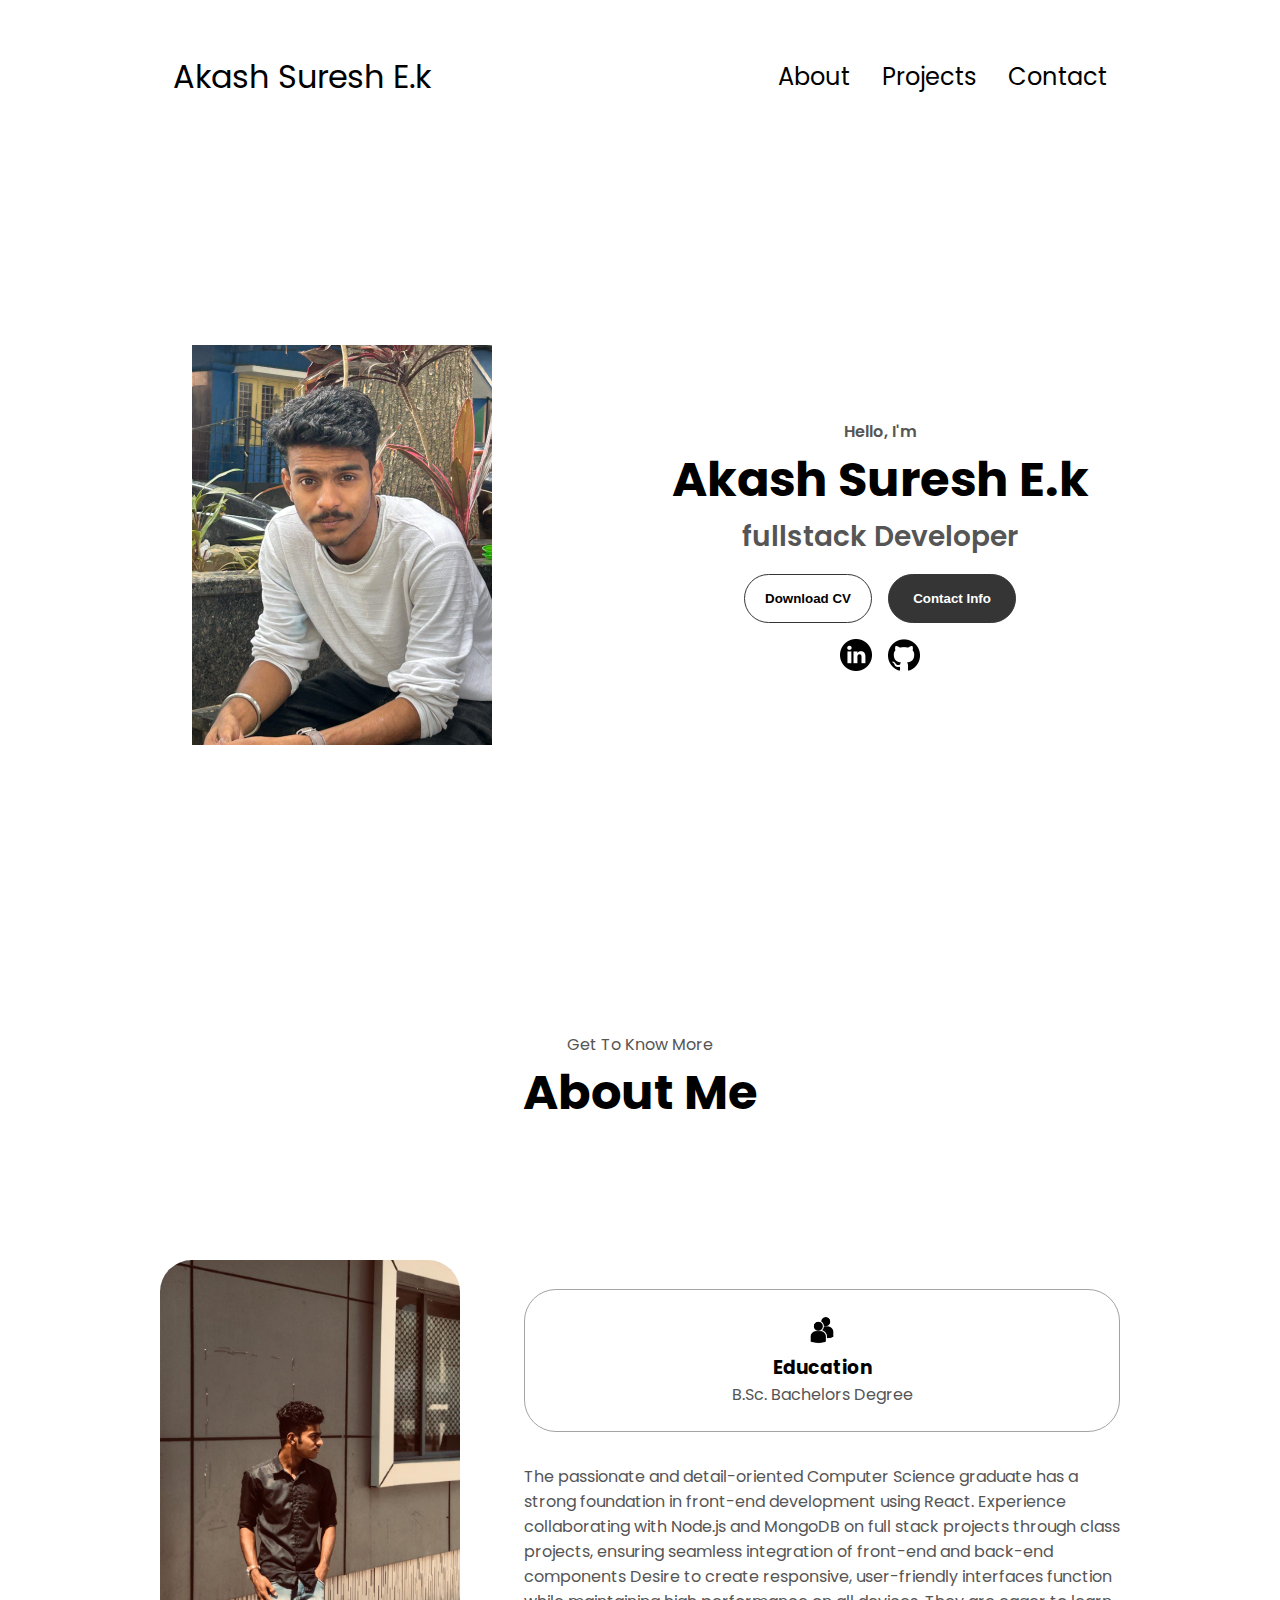
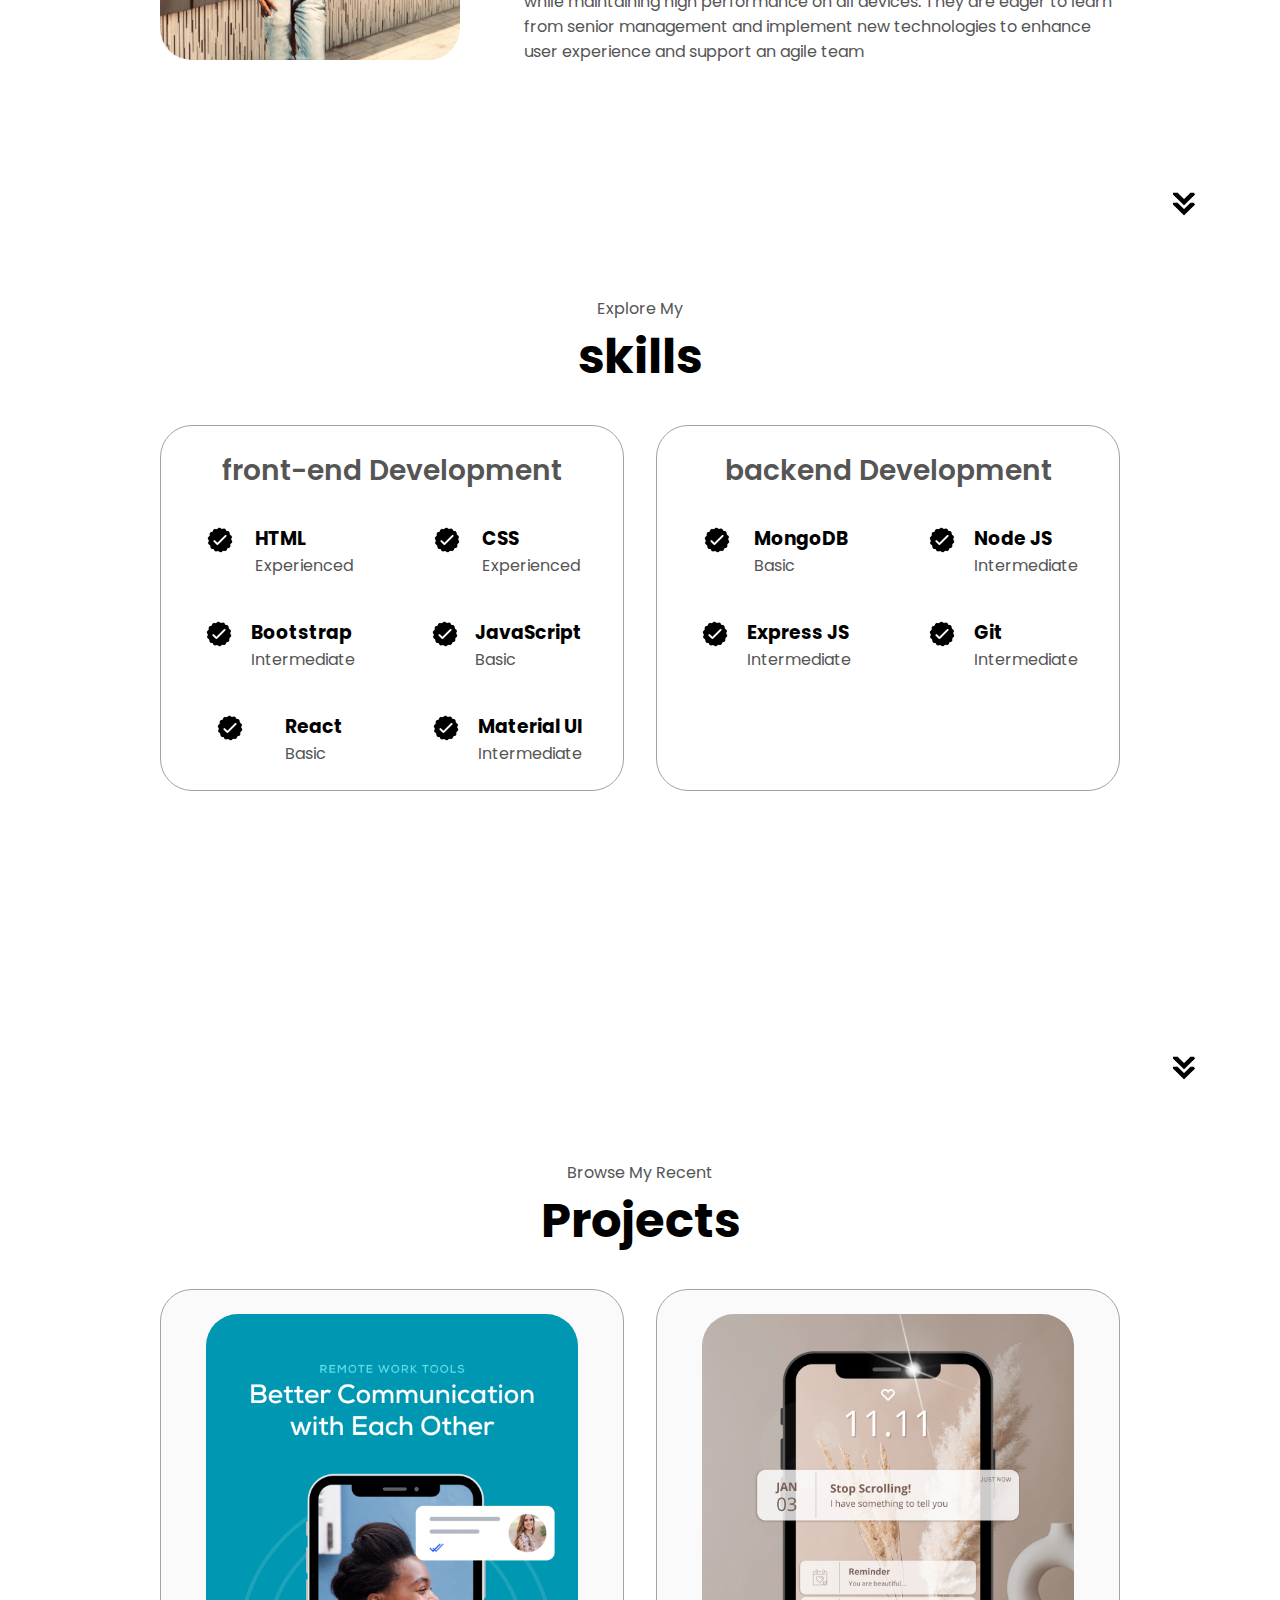
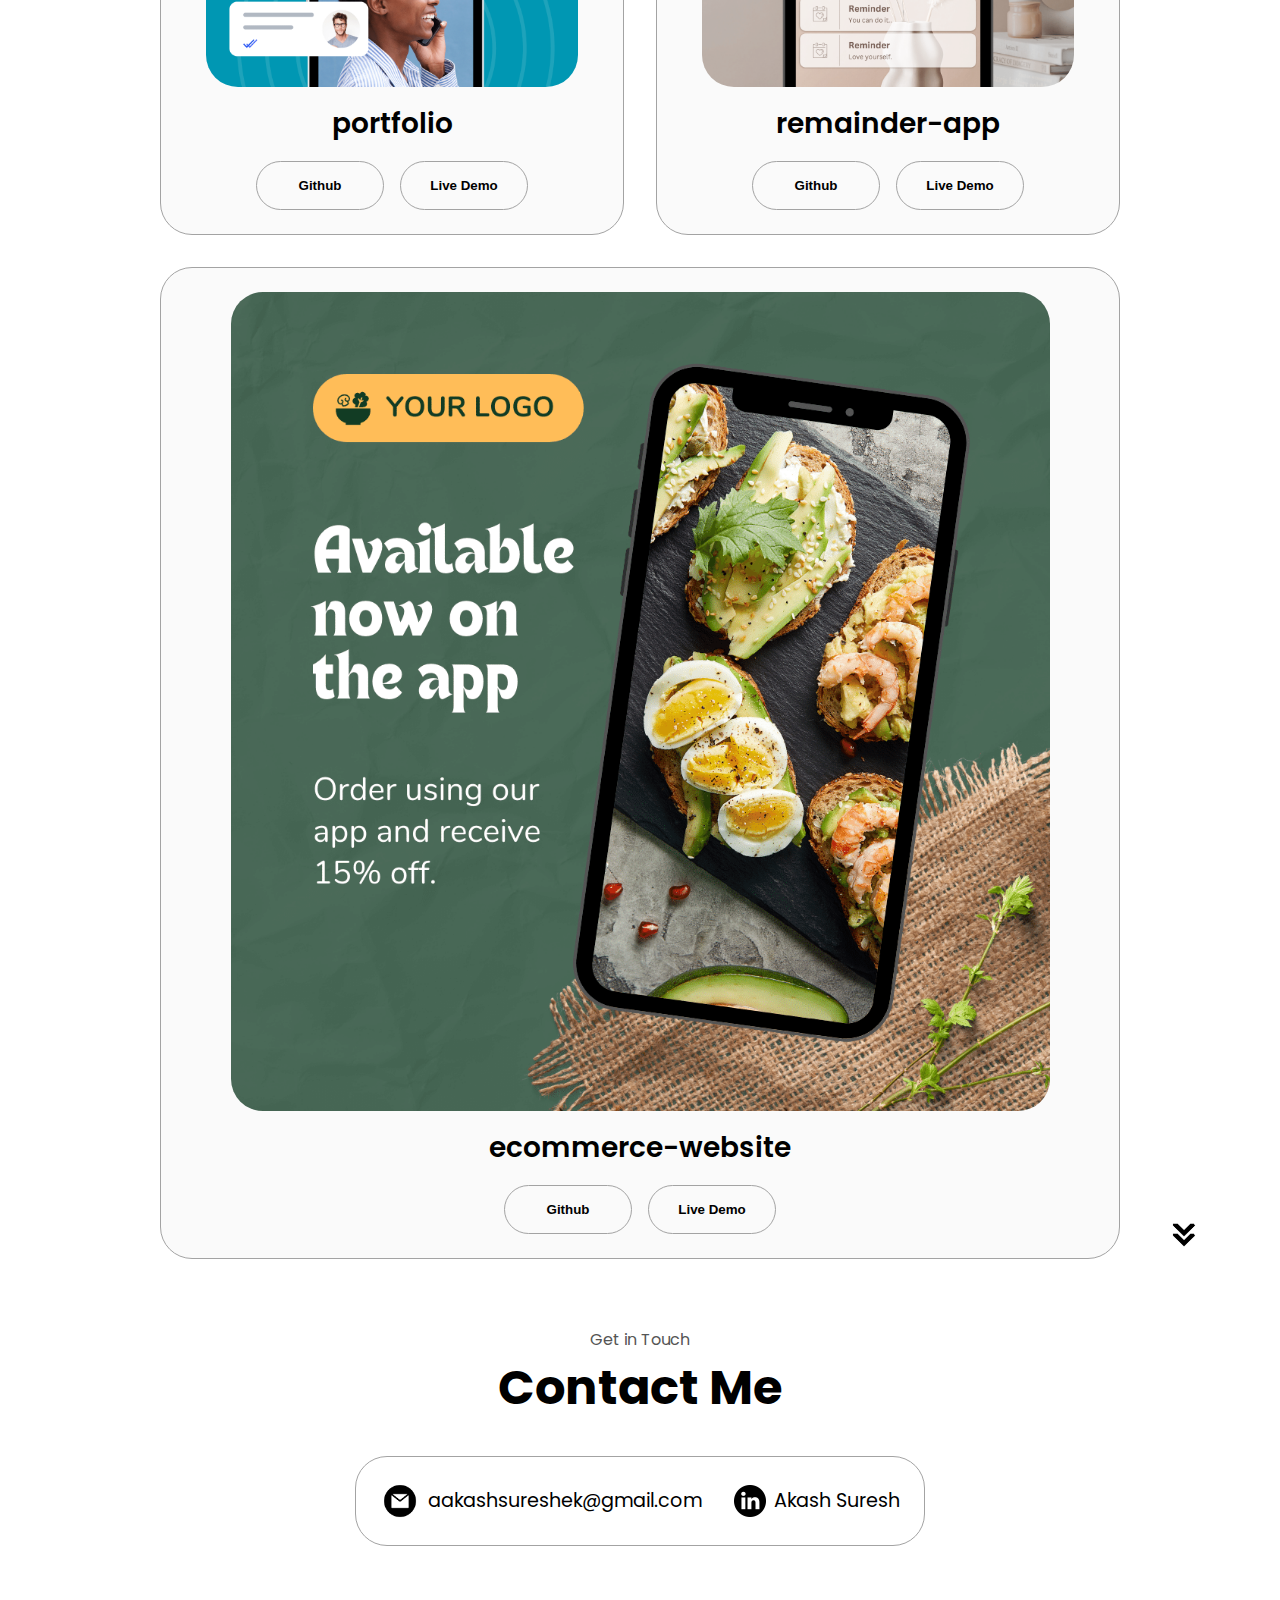
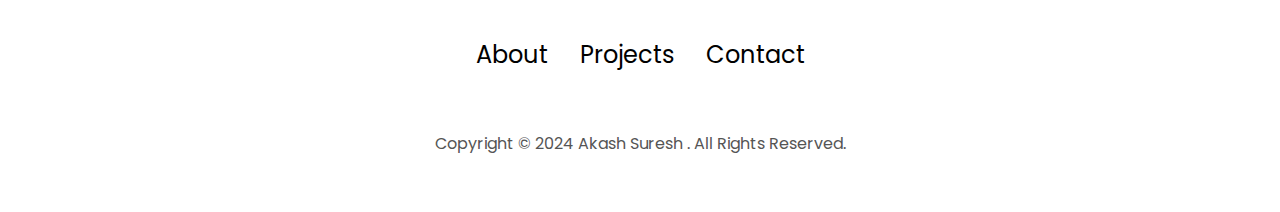
<file: index.html>
<!DOCTYPE html>
<html lang="en">
  <head>
    <meta charset="UTF-8" />
    <meta http-equiv="X-UA-Compatible" content="IE=edge" />
    <meta name="viewport" content="width=device-width, initial-scale=1.0" />
    <title>My Portfolio</title>
    <link rel="stylesheet" href="style.css" />
    <link rel="stylesheet" href="mediaqueries.css" />
  </head>
  <body>
    <nav id="desktop-nav">
      <div class="logo">Akash Suresh E.k</div>
      <div>
        <ul class="nav-links">
          <li><a href="#about">About</a></li>
          <li><a href="#projects">Projects</a></li>
          <li><a href="#contact">Contact</a></li>
        </ul>
      </div>
    </nav>
    <nav id="hamburger-nav">
      <div class="logo">Akash Suresh E.k</div>
      <div class="hamburger-menu">
        <div class="hamburger-icon" onclick="toggleMenu()">
          <span></span>
          <span></span>
          <span></span>
        </div>
        <div class="menu-links">
          <li><a href="#about" onclick="toggleMenu()">About</a></li>
          <li><a href="#projects" onclick="toggleMenu()">Projects</a></li>
          <li><a href="#contact" onclick="toggleMenu()">Contact</a></li>
        </div>
      </div>
    </nav>
    <section id="profile">
      <div class="section__pic-container">
        <img src="./assets/WhatsApp Image 2024-12-06 at 16.51.17_d55ce039.jpg" alt="Akash Suresh E.k profile picture" />
      </div>
      <div class="section__text">
        <p class="section__text__p1">Hello, I'm</p>
        <h1 class="title">Akash Suresh E.k</h1>
        <p class="section__text__p2">fullstack  Developer</p>
        <div class="btn-container">
          <button
            class="btn btn-color-2"
            onclick="window.open('./assets/AkashSuresh EK Resume.pdf', '_blank')"
          >
            Download CV
          </button>
          <button class="btn btn-color-1" onclick="location.href='contact.html'">
            Contact Info
          </button>
        </div>
        <div id="socials-container">
          <img
            src="./assets/linkedin.png"
            alt="My LinkedIn profile"
            class="icon"
            onclick="location.href='https:www.linkedin.com/in/akash-suresh2003'"
          />
          <img
            src="./assets/github.png"
            alt="My Github profile"
            class="icon"
            onclick="location.href='https:github.com/Akashsuresh555/'"
          />
        </div>
      </div>
    </section>
    <section id="about">
      <p class="section__text__p1">Get To Know More</p>
      <h1 class="title">About Me</h1>
      <div class="section-container">
        <div class="section__pic-container">
          <img
            src="./assets/IMG-20230219-WA0010.jpg"
            alt="Profile picture"
            class="about-pic"
          />
        </div>
        <div class="about-details-container">
          <div class="about-containers">
            <!-- <div class="details-container">
              <img
                src="./assets/experience.png"
                alt="Experience icon"
                class="icon"
              />
              <h3>Experience</h3>
              <p>2+ years <br />Frontend Development</p>
            </div> -->
            <div class="details-container">
              <img
                src="./assets/education.png"
                alt="Education icon"
                class="icon"
              />
              <h3>Education</h3>
              <p>B.Sc. Bachelors Degree</p>
            </div>
          </div>
          <div class="text-container">
            <p>
              The passionate and detail-oriented Computer Science graduate has a strong foundation in front-end development using React. Experience collaborating with Node.js and MongoDB on full stack projects through class projects, ensuring seamless integration of front-end and back-end components Desire to create responsive, user-friendly interfaces function while maintaining high performance on all devices. They are eager to learn from senior management and implement new technologies to enhance user experience and support an agile team
            </p>
          </div>
        </div>
      </div>
      <img
        src="./assets/arrow.png"
        alt="Arrow icon"
        class="icon arrow"
        onclick="location.href='./#experience'"
      />
    </section>
    <section id="experience">
      <p class="section__text__p1">Explore My</p>
      <h1 class="title">skills</h1>
      <div class="experience-details-container">
        <div class="about-containers">
          <div class="details-container">
            <h2 class="experience-sub-title">front-end  Development</h2>
            <div class="article-container">
              <article>
                <img
                  src="./assets/checkmark.png"
                  alt="Experience icon"
                  class="icon"
                />
                <div>
                  <h3>HTML</h3>
                  <p>Experienced</p>
                </div>
              </article>
              <article>
                <img
                  src="./assets/checkmark.png"
                  alt="Experience icon"
                  class="icon"
                />
                <div>
                  <h3>CSS</h3>
                  <p>Experienced</p>
                </div>
              </article>
              <article>
                <img
                  src="./assets/checkmark.png"
                  alt="Experience icon"
                  class="icon"
                />
                <div>
                  <h3>Bootstrap</h3>
                  <p>Intermediate</p>
                </div>
              </article>
              <article>
                <img
                  src="./assets/checkmark.png"
                  alt="Experience icon"
                  class="icon"
                />
                <div>
                  <h3>JavaScript</h3>
                  <p>Basic</p>
                </div>
              </article>
              <article>
                <img
                  src="./assets/checkmark.png"
                  alt="Experience icon"
                  class="icon"
                />
                <div>
                  <h3>React </h3>
                  <p>Basic</p>
                </div>
              </article>
              <article>
                <img
                  src="./assets/checkmark.png"
                  alt="Experience icon"
                  class="icon"
                />
                <div>
                  <h3>Material UI</h3>
                  <p>Intermediate</p>
                </div>
              </article>
            </div>
          </div>
          <div class="details-container">
            <h2 class="experience-sub-title">backend Development</h2>
            <div class="article-container">
              <article>
                <img
                  src="./assets/checkmark.png"
                  alt="Experience icon"
                  class="icon"
                />
                <div>
                  <h3>MongoDB</h3>
                  <p>Basic</p>
                </div>
              </article>
              <article>
                <img
                  src="./assets/checkmark.png"
                  alt="Experience icon"
                  class="icon"
                />
                <div>
                  <h3>Node JS</h3>
                  <p>Intermediate</p>
                </div>
              </article>
              <article>
                <img
                  src="./assets/checkmark.png"
                  alt="Experience icon"
                  class="icon"
                />
                <div>
                  <h3>Express JS</h3>
                  <p>Intermediate</p>
                </div>
              </article>
              <article>
                <img
                  src="./assets/checkmark.png"
                  alt="Experience icon"
                  class="icon"
                />
                <div>
                  <h3>Git</h3>
                  <p>Intermediate</p>
                </div>
              </article>
            </div>
          </div>
        </div>
      </div>
      <img
        src="./assets/arrow.png"
        alt="Arrow icon"
        class="icon arrow"
        onclick="location.href='./#projects'"
      />
    </section>
    <section id="projects">
      <p class="section__text__p1">Browse My Recent</p>
      <h1 class="title">Projects</h1>
      <div class="experience-details-container">
        <div class="about-containers">
          <div class="details-container color-container">
            <div class="article-container">
              <img
                src="./assets/project-1.png"
                alt="Project 1"
                class="project-img"
              />
            </div>
            <h2 class="experience-sub-title project-title">portfolio</h2>
            <div class="btn-container">
              <button
                class="btn btn-color-2 project-btn"
                onclick="location.href='https://github.com/'"
              >
                Github
              </button>
              <button
                class="btn btn-color-2 project-btn"
                onclick="location.href='https://github.com/'"
              >
                Live Demo
              </button>
            </div>
          </div>
          <div class="details-container color-container">
            <div class="article-container">
              <img
                src="./assets/project-2.png"
                alt="Project 2"
                class="project-img"
              />
            </div>
            <h2 class="experience-sub-title project-title">remainder-app</h2>
            <div class="btn-container">
              <button
                class="btn btn-color-2 project-btn"
                onclick="location.href='https://github.com/'"
              >
                Github
              </button>
              <button
                class="btn btn-color-2 project-btn"
                onclick="location.href='https://github.com/'"
              >
                Live Demo
              </button>
            </div>
          </div>
          <div class="details-container color-container">
            <div class="article-container">
              <img
                src="./assets/project-3.png"
                alt="Project 3"
                class="project-img"
              />
            </div>
            <h2 class="experience-sub-title project-title">ecommerce-website</h2>
            <div class="btn-container">
              <button
                class="btn btn-color-2 project-btn"
                onclick="location.href='https://github.com/'"
              >
                Github
              </button>
              <button
                class="btn btn-color-2 project-btn"
                onclick="location.href='https://github.com/'"
              >
                Live Demo
              </button>
            </div>
          </div>
        </div>
      </div>
      <img
        src="./assets/arrow.png"
        alt="Arrow icon"
        class="icon arrow"
        onclick="location.href='./#contact'"
      />
    </section>
    <section id="contact">
      <p class="section__text__p1">Get in Touch</p>
      <h1 class="title">Contact Me</h1>
      <div class="contact-info-upper-container">
        <div class="contact-info-container">
          <img
            src="./assets/email.png"
            alt="Email icon"
            class="icon contact-icon email-icon"
          />
          <p><a href="mailto:akashsureshek@gmail.com">aakashsureshek@gmail.com</a></p>
        </div>
        <div class="contact-info-container">
          <img
            src="./assets/linkedin.png"
            alt="LinkedIn icon"
            class="icon contact-icon"
          />
          <p><a href="https:www.linkedin.com/in/akash-suresh2003">Akash Suresh</a></p>
        </div>
      </div>
    </section>
    <footer>
      <nav>
        <div class="nav-links-container">
          <ul class="nav-links">
            <li><a href="#about">About</a></li>
            <li><a href="#projects">Projects</a></li>
            <li><a href="#contact">Contact</a></li>
          </ul>
        </div>
      </nav>
      <p>Copyright &#169; 2024 Akash Suresh . All Rights Reserved.</p>
    </footer>
    <script src="script.js"></script>
  </body>
</html>
</file>
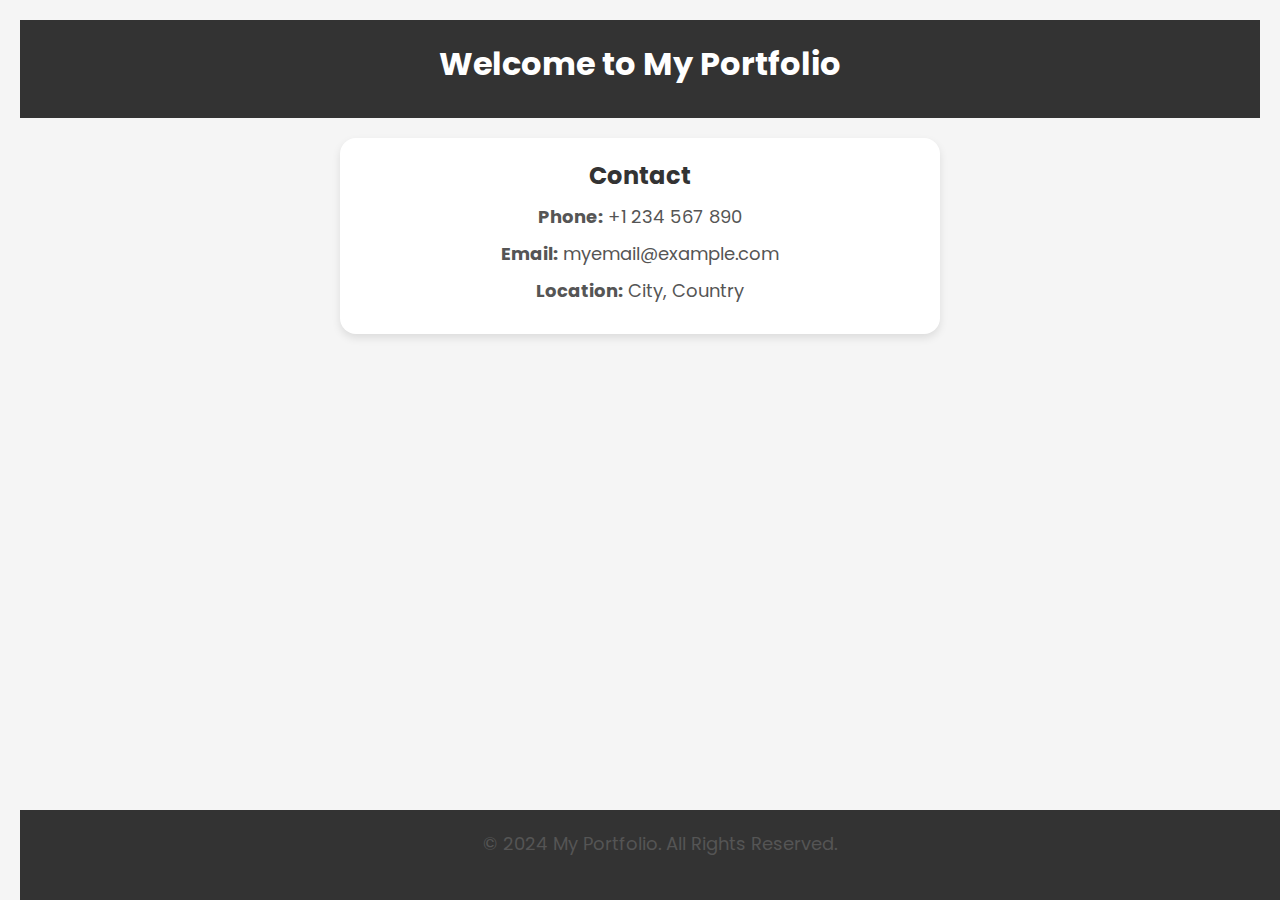
<file: contact.html>
<!DOCTYPE html>
<html lang="en">
<head>
    <meta charset="UTF-8">
    <meta name="viewport" content="width=device-width, initial-scale=1.0">
    <title>Portfolio</title>
    <link rel="stylesheet" href="contact.css">
</head>
<body>
    <header>
        <h1>Welcome to My Portfolio</h1>
    </header>

    <section id="contact">
        <h2>Contact</h2>
        <p><strong>Phone:</strong> +1 234 567 890</p>
        <p><strong>Email:</strong> myemail@example.com</p>
        <p><strong>Location:</strong> City, Country</p>
    </section>

    <footer>
        <p>&copy; 2024 My Portfolio. All Rights Reserved.</p>
    </footer>
</body>
</html>
</file>
<file: style.css>
/* GENERAL */

@import url("https://fonts.googleapis.com/css2?family=Poppins:wght@300;400;500;600&display=swap");

* {
  margin: 0;
  padding: 0;
}

body {
  font-family: "Poppins", sans-serif;
}

html {
  scroll-behavior: smooth;
}

p {
  color: rgb(85, 85, 85);
}

/* TRANSITION */

a,
.btn {
  transition: all 300ms ease;
}

/* DESKTOP NAV */

nav,
.nav-links {
  display: flex;
}

nav {
  justify-content: space-around;
  align-items: center;
  height: 17vh;
}

.nav-links {
  gap: 2rem;
  list-style: none;
  font-size: 1.5rem;
}

a {
  color: black;
  text-decoration: none;
  text-decoration-color: white;
}

a:hover {
  color: grey;
  text-decoration: underline;
  text-underline-offset: 1rem;
  text-decoration-color: rgb(181, 181, 181);
}

.logo {
  font-size: 2rem;
}

.logo:hover {
  cursor: default;
}

/* HAMBURGER MENU */

#hamburger-nav {
  display: none;
}

.hamburger-menu {
  position: relative;
  display: inline-block;
}

.hamburger-icon {
  display: flex;
  flex-direction: column;
  justify-content: space-between;
  height: 24px;
  width: 30px;
  cursor: pointer;
}

.hamburger-icon span {
  width: 100%;
  height: 2px;
  background-color: black;
  transition: all 0.3 ease-in-out;
}

.menu-links {
  position: absolute;
  top: 100%;
  right: 0;
  background-color: white;
  width: fit-content;
  max-height: 0;
  overflow: hidden;
  transition: all 0.3 ease-in-out;
}

.menu-links a {
  display: block;
  padding: 10px;
  text-align: center;
  font-size: 1.5rem;
  color: black;
  text-decoration: none;
  transition: all 0.3 ease-in-out;
}

.menu-links li {
  list-style: none;
}

.menu-links.open {
  max-height: 300px;
}

.hamburger-icon.open span:first-child {
  transform: rotate(45deg) translate(10px, 5px);
}

.hamburger-icon.open span:nth-child(2) {
  opacity: 0;
}

.hamburger-icon.open span:last-child {
  transform: rotate(-45deg) translate(10px, -5px);
}

.hamburger-icon span:first-child {
  transform: none;
}

.hamburger-icon span:first-child {
  opacity: 1;
}

.hamburger-icon span:first-child {
  transform: none;
}

/* SECTIONS */

section {
  padding-top: 4vh;
  height: 96vh;
  margin: 0 10rem;
  box-sizing: border-box;
  min-height: fit-content;
}

.section-container {
  display: flex;
}

/* PROFILE SECTION */

#profile {
  display: flex;
  justify-content: center;
  gap: 5rem;
  height: 80vh;
}

.section__pic-container {
  display: flex;
  height: 400px;
  width: 400px;
  margin: auto 0;
}

.section__text {
  align-self: center;
  text-align: center;
}

.section__text p {
  font-weight: 600;
}

.section__text__p1 {
  text-align: center;
}

.section__text__p2 {
  font-size: 1.75rem;
  margin-bottom: 1rem;
}

.title {
  font-size: 3rem;
  text-align: center;
}

#socials-container {
  display: flex;
  justify-content: center;
  margin-top: 1rem;
  gap: 1rem;
}

/* ICONS */

.icon {
  cursor: pointer;
  height: 2rem;
}

/* BUTTONS */

.btn-container {
  display: flex;
  justify-content: center;
  gap: 1rem;
}

.btn {
  font-weight: 600;
  transition: all 300ms ease;
  padding: 1rem;
  width: 8rem;
  border-radius: 2rem;
}

.btn-color-1,
.btn-color-2 {
  border: rgb(53, 53, 53) 0.1rem solid;
}

.btn-color-1:hover,
.btn-color-2:hover {
  cursor: pointer;
}

.btn-color-1,
.btn-color-2:hover {
  background: rgb(53, 53, 53);
  color: white;
}

.btn-color-1:hover {
  background: rgb(0, 0, 0);
}

.btn-color-2 {
  background: none;
}

.btn-color-2:hover {
  border: rgb(255, 255, 255) 0.1rem solid;
}

.btn-container {
  gap: 1rem;
}

/* ABOUT SECTION */

#about {
  position: relative;
}

.about-containers {
  gap: 2rem;
  margin-bottom: 2rem;
  margin-top: 2rem;
}

.about-details-container {
  justify-content: center;
  flex-direction: column;
}

.about-containers,
.about-details-container {
  display: flex;
}

.about-pic {
  border-radius: 2rem;
}

.arrow {
  position: absolute;
  right: -5rem;
  bottom: 2.5rem;
}

.details-container {
  padding: 1.5rem;
  flex: 1;
  background: white;
  border-radius: 2rem;
  border: rgb(53, 53, 53) 0.1rem solid;
  border-color: rgb(163, 163, 163);
  text-align: center;
}

.section-container {
  gap: 4rem;
  height: 80%;
}

.section__pic-container {
  height: 400px;
  width: 400px;
  margin: auto 0;
}

/* EXPERIENCE SECTION */

#experience {
  position: relative;
}

.experience-sub-title {
  color: rgb(85, 85, 85);
  font-weight: 600;
  font-size: 1.75rem;
  margin-bottom: 2rem;
}

.experience-details-container {
  display: flex;
  justify-content: center;
  flex-direction: column;
}

.article-container {
  display: flex;
  text-align: initial;
  flex-wrap: wrap;
  flex-direction: row;
  gap: 2.5rem;
  justify-content: space-around;
}

article {
  display: flex;
  width: 10rem;
  justify-content: space-around;
  gap: 0.5rem;
}

article .icon {
  cursor: default;
}

/* PROJECTS SECTION */

#projects {
  position: relative;
}

.color-container {
  border-color: rgb(163, 163, 163);
  background: rgb(250, 250, 250);
}

.project-img {
  border-radius: 2rem;
  width: 90%;
  height: 90%;
}

.project-title {
  margin: 1rem;
  color: black;
}

.project-btn {
  color: black;
  border-color: rgb(163, 163, 163);
}

/* CONTACT */

#contact {
  display: flex;
  justify-content: center;
  flex-direction: column;
  height: 70vh;
}

.contact-info-upper-container {
  display: flex;
  justify-content: center;
  border-radius: 2rem;
  border: rgb(53, 53, 53) 0.1rem solid;
  border-color: rgb(163, 163, 163);
  background: (250, 250, 250);
  margin: 2rem auto;
  padding: 0.5rem;
}

.contact-info-container {
  display: flex;
  align-items: center;
  justify-content: center;
  gap: 0.5rem;
  margin: 1rem;
}

.contact-info-container p {
  font-size: larger;
}

.contact-icon {
  cursor: default;
}

.email-icon {
  height: 2.5rem;
}

/* FOOTER SECTION */

footer {
  height: 26vh;
  margin: 0 1rem;
}

footer p {
  text-align: center;
}
</file>
<file: mediaqueries.css>
@media screen and (max-width: 1400px) {
    #profile {
      height: 83vh;
      margin-bottom: 6rem;
    }
    .about-containers {
      flex-wrap: wrap;
    }
    #contact,
    #projects {
      height: fit-content;
    }
  }
  
  @media screen and (max-width: 1200px) {
    #desktop-nav {
      display: none;
    }
    #hamburger-nav {
      display: flex;
    }
    #experience,
    .experience-details-container {
      margin-top: 2rem;
    }
    #profile,
    .section-container {
      display: block;
    }
    .arrow {
      display: none;
    }
    section,
    .section-container {
      height: fit-content;
    }
    section {
      margin: 0 5%;
    }
    .section__pic-container {
      width: 275px;
      height: 275px;
      margin: 0 auto 2rem;
    }
    .about-containers {
      margin-top: 0;
    }
  }
  
  @media screen and (max-width: 600px) {
    #contact,
    footer {
      height: 40vh;
    }
    #profile {
      height: 83vh;
      margin-bottom: 0;
    }
    article {
      font-size: 1rem;
    }
    footer nav {
      height: fit-content;
      margin-bottom: 2rem;
    }
    .about-containers,
    .contact-info-upper-container,
    .btn-container {
      flex-wrap: wrap;
    }
    .contact-info-container {
      margin: 0;
    }
    .contact-info-container p,
    .nav-links li a {
      font-size: 1rem;
    }
    .experience-sub-title {
      font-size: 1.25rem;
    }
    .logo {
      font-size: 1.5rem;
    }
    .nav-links {
      flex-direction: column;
      gap: 0.5rem;
      text-align: center;
    }
    .section__pic-container {
      width: auto;
      height: 46vw;
      justify-content: center;
    }
    .section__text__p2 {
      font-size: 1.25rem;
    }
    .title {
      font-size: 2rem;
    }
    .text-container {
      text-align: justify;
    }
  }
</file>
<file: contact.css>
/* Importing Poppins Font */
@import url("https://fonts.googleapis.com/css2?family=Poppins:wght@300;400;500;600&display=swap");

/* RESET & GLOBAL STYLES */
* {
  margin: 0;
  padding: 0;
  box-sizing: border-box;
}

body {
  font-family: "Poppins", sans-serif;
  background-color: #f5f5f5;
  color: #333;
  padding: 20px;
  scroll-behavior: smooth;
}

/* HEADER */
header {
  background-color: #333;
  color: white;
  padding: 20px;
  text-align: center;
  transition: background-color 0.3s ease;
}

header:hover {
  background-color: #444;
}

h1, h2 {
  margin-bottom: 10px;
}

/* PARAGRAPHS */
p {
  margin: 10px 0;
  font-size: 18px;
  color: rgb(85, 85, 85);
}

/* BUTTONS */
.btn {
  display: inline-block;
  padding: 10px 20px;
  border-radius: 25px;
  border: 2px solid #333;
  background-color: white;
  color: #333;
  font-weight: 600;
  transition: all 300ms ease;
}

.btn:hover {
  background-color: #333;
  color: white;
  border-color: #fff;
}

/* CONTACT SECTION */
#contact {
  background-color: white;
  padding: 20px;
  margin: 20px auto;
  border-radius: 16px;
  box-shadow: 0 4px 8px rgba(0, 0, 0, 0.1);
  max-width: 600px;
  text-align: center;
  transition: transform 0.3s ease;
}

#contact:hover {
  transform: translateY(-10px);
}

/* FOOTER */
footer {
  background-color: #333;
  color: white;
  text-align: center;
  padding: 10px 0;
  position: fixed;
  bottom: 0;
  width: 100%;
  height: 10vh;
  font-size: 14px;
  transition: background-color 0.3s ease;
}

footer:hover {
  background-color: #444;
}

/* LINKS */
a {
  color: black;
  text-decoration: none;
  transition: color 0.3s ease, text-decoration-color 0.3s ease;
}

a:hover {
  color: grey;
  text-decoration: underline;
  text-decoration-color: rgb(181, 181, 181);
  text-underline-offset: 0.3rem;
}
</file>
